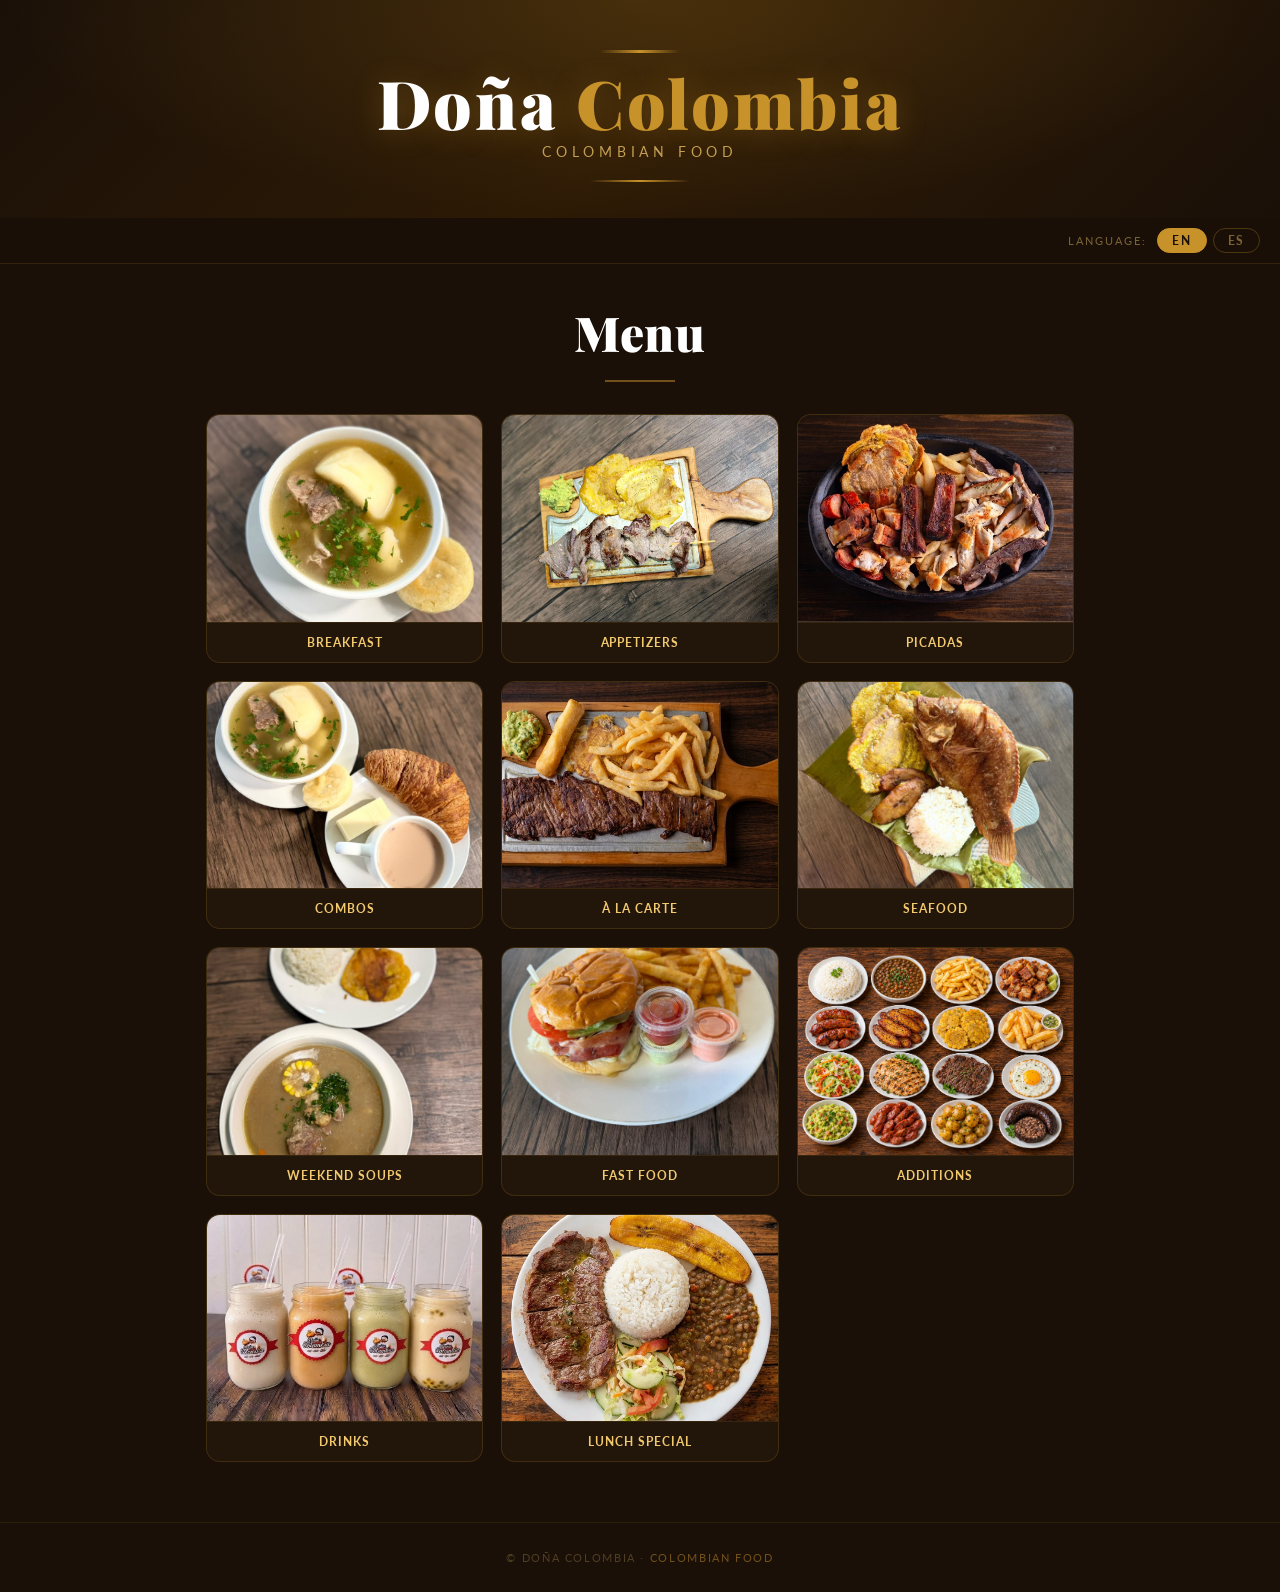
<file: index.html>
<!DOCTYPE html>
<html lang="en">
<head>
<meta charset="UTF-8">
<meta name="viewport" content="width=device-width, initial-scale=1.0">
<title>Doña Colombia – Menu</title>
<link href="https://fonts.googleapis.com/css2?family=Playfair+Display:wght@700;900&family=Lato:wght@300;400;700&display=swap" rel="stylesheet">
<link rel="stylesheet" href="css/estilos.css">
</head>
<body>

<!-- HERO -->
<div class="hero">
  <div class="hero-line"></div>
  <h1>Doña <span>Colombia</span></h1>
  <p class="hero-sub" data-en="Colombian Food" data-es="Comida Colombiana">Colombian Food</p>
  <div class="hero-line-bottom"></div>
</div>

<!-- LANGUAGE BAR -->
<div class="lang-bar">
  <span class="lang-label" data-en="Language:" data-es="Idioma:">Language:</span>
  <button class="lang-btn active" id="btnEN" onclick="setLang('en')">EN</button>
  <button class="lang-btn"        id="btnES" onclick="setLang('es')">ES</button>
</div>

<!-- GRID -->
<main class="menu-section">
  <h2 class="menu-title" data-en="Menu" data-es="Menú">Menu</h2>
  <div class="menu-title-line"></div>

  <div class="category-grid" id="categoryGrid">
    <!-- Generado dinámicamente por js/app.js a partir de js/menudata.js -->
  </div>
</main>

<footer>© Doña Colombia · <span data-en="Colombian Food" data-es="Comida Colombiana">Colombian Food</span></footer>

<script src="js/menudata.js"></script>
<script src="js/app.js"></script>

</body>
</html>
</file>
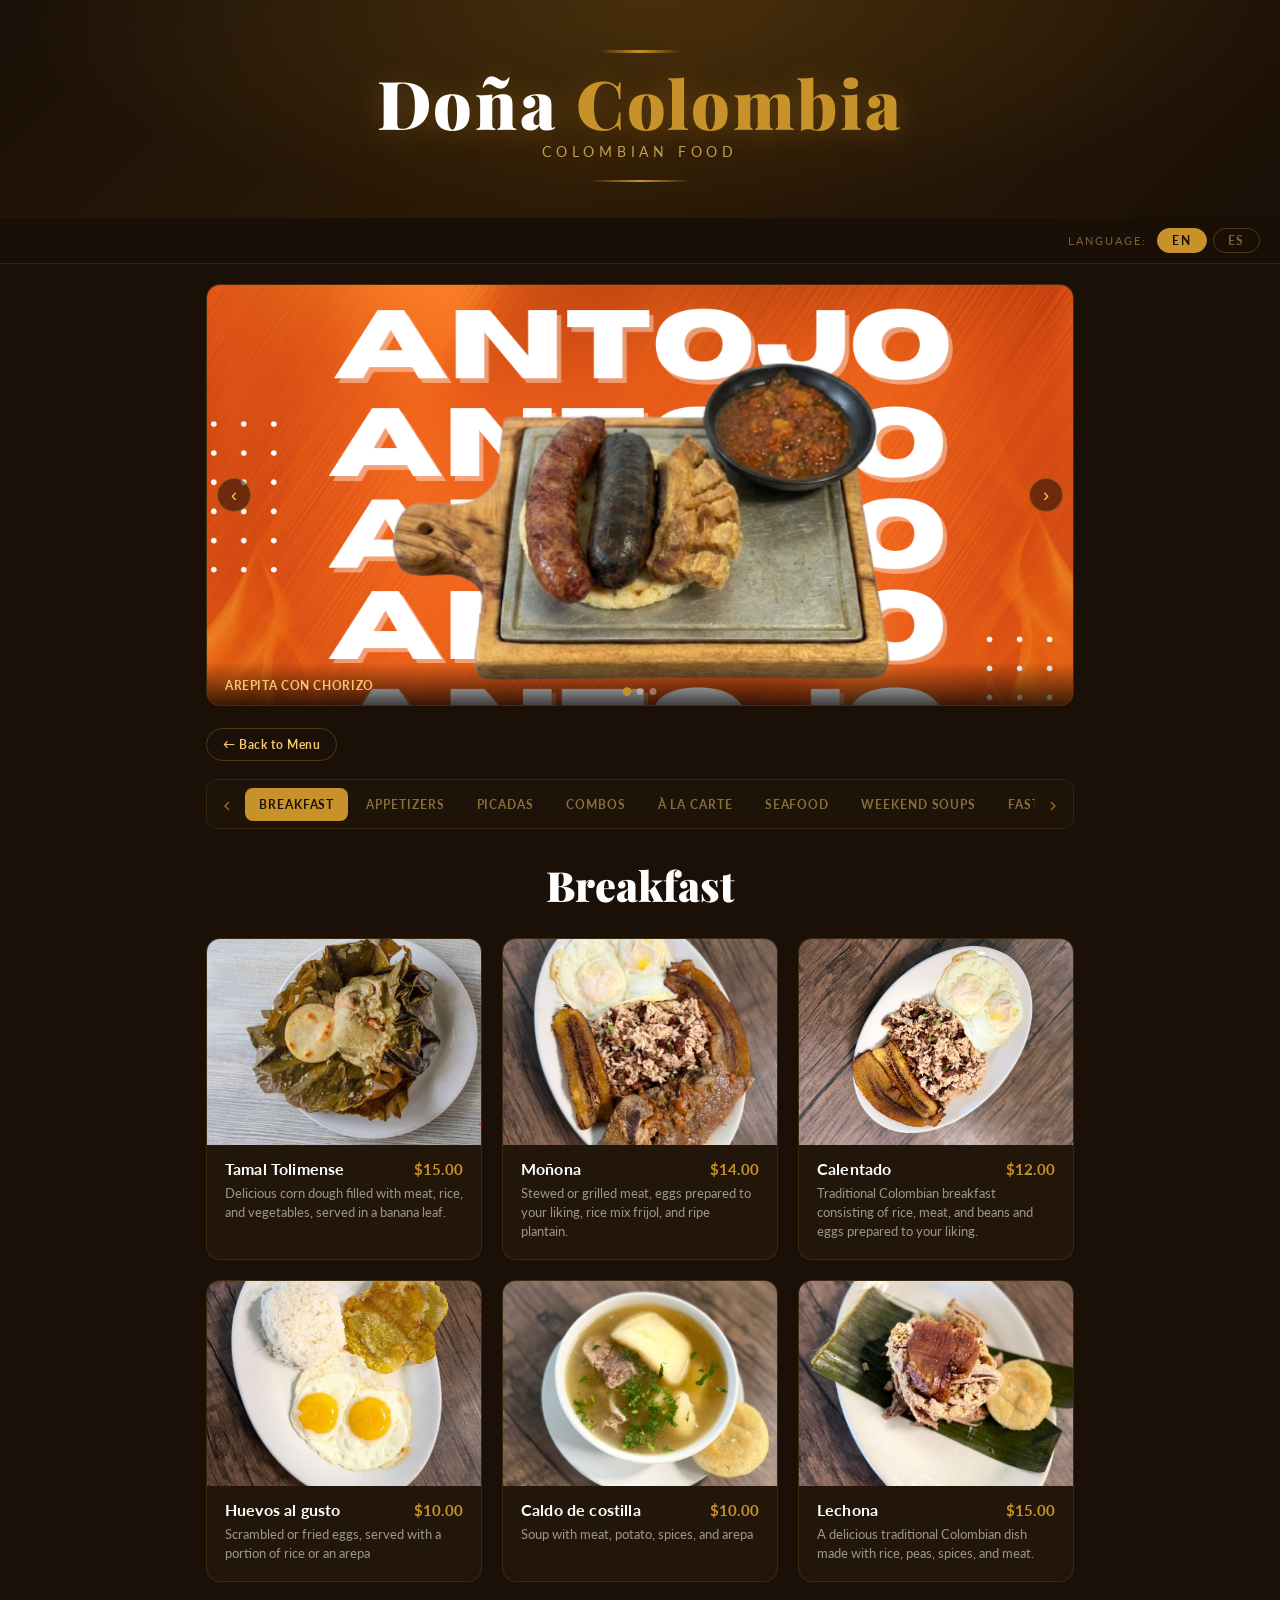
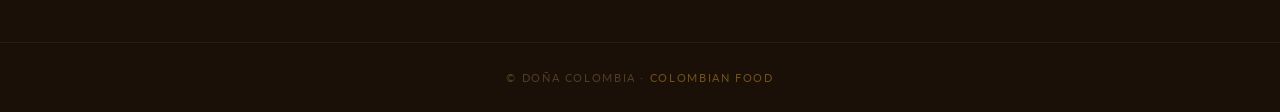
<file: menu.html>
<!DOCTYPE html>
<html lang="en">
<head>
<meta charset="UTF-8">
<meta name="viewport" content="width=device-width, initial-scale=1.0">
<title>Doña Colombia – Menu</title>
<link href="https://fonts.googleapis.com/css2?family=Playfair+Display:wght@700;900&family=Lato:wght@300;400;700&display=swap" rel="stylesheet">
<link rel="stylesheet" href="css/estilos.css">
</head>
<body>

<!-- HERO -->
<div class="hero">
  <div class="hero-line"></div>
  <h1>Doña <span>Colombia</span></h1>
  <p class="hero-sub" data-en="Colombian Food" data-es="Comida Colombiana">Colombian Food</p>
  <div class="hero-line-bottom"></div>
</div>

<!-- LANGUAGE BAR -->
<div class="lang-bar">
  <span class="lang-label" data-en="Language:" data-es="Idioma:">Language:</span>
  <button class="lang-btn active" id="btnEN" onclick="setLang('en')">EN</button>
  <button class="lang-btn"        id="btnES" onclick="setLang('es')">ES</button>
</div>

<!-- NIVEL 2 -->
<section class="category-section">

  <!-- CARRUSEL PUBLICITARIO -->
  <div class="carousel" id="carousel">
    <div class="carousel-track" id="carouselTrack"></div>
    <button class="carousel-arrow prev" id="carouselPrev" aria-label="Previous">‹</button>
    <button class="carousel-arrow next" id="carouselNext" aria-label="Next">›</button>
    <div class="carousel-dots" id="carouselDots"></div>
  </div>

  <!-- Botón volver -->
  <a class="back-btn" href="index.html" data-en="← Back to Menu" data-es="← Volver al Menú">← Back to Menu</a>

  <!-- Barra de pestañas -->
  <div class="tabs-bar">
    <button class="tab-arrow" onclick="scrollTabs(-1)">‹</button>
    <div class="cat-tabs" id="catTabs">
      <!-- Generado dinámicamente por js/app.js -->
    </div>
    <button class="tab-arrow" onclick="scrollTabs(1)">›</button>
  </div>

  <!-- Título de categoría -->
  <h2 class="category-title" id="categoryTitle">Menu</h2>

  <!-- Lista de platos -->
  <div class="item-list" id="itemList">
    <!-- Generado dinámicamente por js/app.js -->
  </div>

</section>

<footer>© Doña Colombia · <span data-en="Colombian Food" data-es="Comida Colombiana">Colombian Food</span></footer>

<script src="js/menudata.js"></script>
<script src="js/app.js"></script>

</body>
</html>
</file>
<file: css/estilos.css>
:root {
  --gold: #C8922A;
  --gold-light: #F2C96E;
  --dark: #1a1008;
  --card-bg: #22160a;
}

* { margin: 0; padding: 0; box-sizing: border-box; }

body {
  background: var(--dark);
  font-family: 'Lato', sans-serif;
  min-height: 100vh;
  overflow-x: hidden;
}

/* ── HERO ── */
.hero {
  background: linear-gradient(135deg, #1a1008 0%, #2d1a05 50%, #1a1008 100%);
  padding: 50px 20px 36px;
  text-align: center;
  position: relative;
  overflow: hidden;
}
.hero::before {
  content: '';
  position: absolute;
  inset: 0;
  background: radial-gradient(ellipse at 50% 0%, rgba(200,146,42,0.18) 0%, transparent 70%);
}
.hero-line {
  width: 80px; height: 3px;
  background: linear-gradient(90deg, transparent, var(--gold), transparent);
  margin: 0 auto 16px;
}
.hero h1 {
  font-family: 'Playfair Display', serif;
  font-size: clamp(2.2rem, 7vw, 4.2rem);
  font-weight: 900;
  color: #fff;
  letter-spacing: 0.04em;
  line-height: 1;
  text-shadow: 0 2px 30px rgba(200,146,42,0.3);
  position: relative;
}
.hero h1 span { color: var(--gold); }
.hero-sub {
  margin-top: 8px;
  font-size: 0.85rem;
  letter-spacing: 0.35em;
  text-transform: uppercase;
  color: var(--gold-light);
  opacity: 0.75;
  position: relative;
}
.hero-line-bottom {
  width: 100px; height: 2px;
  background: linear-gradient(90deg, transparent, var(--gold), transparent);
  margin: 20px auto 0;
}

/* ── LANGUAGE TOGGLE ── */
.lang-bar {
  display: flex;
  justify-content: flex-end;
  align-items: center;
  padding: 10px 20px;
  background: rgba(26,16,8,0.95);
  border-bottom: 1px solid rgba(200,146,42,0.15);
  gap: 6px;
  position: sticky;
  top: 0;
  z-index: 50;
}
.lang-label {
  font-size: 0.68rem;
  letter-spacing: 0.18em;
  text-transform: uppercase;
  color: rgba(242,201,110,0.45);
  margin-right: 4px;
}
.lang-btn {
  padding: 5px 14px;
  border-radius: 20px;
  border: 1px solid rgba(200,146,42,0.3);
  background: transparent;
  color: rgba(242,201,110,0.45);
  font-family: 'Lato', sans-serif;
  font-size: 0.72rem;
  font-weight: 700;
  letter-spacing: 0.15em;
  text-transform: uppercase;
  cursor: pointer;
  transition: all 0.25s ease;
}
.lang-btn.active {
  background: var(--gold);
  border-color: var(--gold);
  color: #1a1008;
}
.lang-btn:hover:not(.active) {
  border-color: var(--gold);
  color: var(--gold);
}

/* ── MENU TITLE ── */
.menu-section {
  max-width: 900px;
  margin: 0 auto;
  padding: 36px 16px 60px;
}
.menu-title {
  font-family: 'Playfair Display', serif;
  font-weight: 900;
  font-size: clamp(2rem, 6vw, 3rem);
  color: #fff;
  text-align: center;
  letter-spacing: 0.02em;
}
.menu-title-line {
  width: 70px;
  height: 2px;
  background: var(--gold);
  opacity: 0.5;
  margin: 16px auto 32px;
}

/* ── CATEGORY GRID ── */
.category-grid {
  display: grid;
  grid-template-columns: repeat(2, 1fr);
  gap: 18px;
}
@media (min-width: 600px) {
  .category-grid { grid-template-columns: repeat(3, 1fr); }
}

.cat-card {
  background: var(--card-bg);
  border: 1px solid rgba(200,146,42,0.18);
  border-radius: 14px;
  overflow: hidden;
  cursor: pointer;
  transition: transform 0.25s ease, border-color 0.25s ease;
  text-decoration: none;
  display: block;
}
.cat-card:hover {
  transform: translateY(-3px);
  border-color: rgba(200,146,42,0.5);
}
.cat-card:active { transform: translateY(0); }

.cat-img-wrap {
  position: relative;
  width: 100%;
  aspect-ratio: 4 / 3;
  background: linear-gradient(145deg, #2a1c0d, #1a1008);
  overflow: hidden;
  display: flex;
  align-items: center;
  justify-content: center;
  font-size: 2.6rem;
}
.cat-img-wrap img {
  width: 100%;
  height: 100%;
  object-fit: cover;
  display: none;
}
.cat-img-wrap.has-photo img { display: block; }
.cat-img-wrap.has-photo .cat-fallback { display: none; }

/* Fallback icon shown only when photo fails to load */
.cat-fallback {
  position: absolute;
  inset: 0;
  display: flex;
  align-items: center;
  justify-content: center;
  font-size: 2.4rem;
  background: radial-gradient(circle, rgba(200,146,42,0.12) 0%, transparent 70%);
}

.cat-name {
  padding: 12px 10px;
  text-align: center;
  font-size: 0.78rem;
  font-weight: 700;
  letter-spacing: 0.08em;
  text-transform: uppercase;
  color: var(--gold-light);
  border-top: 1px solid rgba(200,146,42,0.12);
}

/* ── FOOTER ── */
footer {
  text-align: center;
  padding: 28px 20px;
  border-top: 1px solid rgba(200,146,42,0.1);
  color: rgba(242,201,110,0.25);
  font-size: 0.68rem;
  letter-spacing: 0.15em;
  text-transform: uppercase;
}
footer span { color: var(--gold); opacity: 0.5; }

/* ============================================================
   NIVEL 2 — VISTA DE CATEGORÍA
   ============================================================ */

.category-section {
  max-width: 900px;
  margin: 0 auto;
  padding: 20px 16px 60px;
}

/* ---------- Carrusel publicitario ---------- */
.carousel {
  position: relative;
  margin-bottom: 22px;
  border-radius: 14px;
  overflow: hidden;
  border: 1px solid rgba(200,146,42,0.18);
  background: var(--card-bg);
}
.carousel-track {
  display: flex;
  transition: transform 0.7s ease-in-out;
}
.carousel-slide {
  position: relative;
  min-width: 100%;
  aspect-ratio: 1 / 1;
  max-height: 480px;
  background: linear-gradient(145deg, #2a1c0d, #1a1008);
  overflow: hidden;
}
@media (min-width: 600px) {
  .carousel-slide { aspect-ratio: unset; height: 420px; }
}
.carousel-slide img {
  width: 100%;
  height: 100%;
  object-fit: cover;
  display: none;
}
.carousel-slide.has-photo img { display: block; }
.carousel-slide.has-photo .slide-fallback { display: none; }

.slide-fallback {
  position: absolute;
  inset: 0;
  display: flex;
  align-items: center;
  justify-content: center;
  font-size: 3.2rem;
  background: radial-gradient(circle, rgba(200,146,42,0.14) 0%, transparent 70%);
}

.carousel-caption {
  position: absolute;
  left: 0; right: 0; bottom: 0;
  padding: 16px 18px 12px;
  background: linear-gradient(0deg, rgba(0,0,0,0.75), transparent);
  color: var(--gold-light);
  font-weight: 700;
  letter-spacing: 0.05em;
  text-transform: uppercase;
  font-size: 0.78rem;
}

.carousel-arrow {
  position: absolute;
  top: 50%;
  transform: translateY(-50%);
  background: rgba(26,16,8,0.55);
  border: 1px solid rgba(200,146,42,0.4);
  color: var(--gold-light);
  width: 34px; height: 34px;
  border-radius: 50%;
  cursor: pointer;
  z-index: 5;
  display: flex;
  align-items: center;
  justify-content: center;
  font-size: 1.15rem;
  transition: all 0.2s ease;
}
.carousel-arrow:hover { border-color: var(--gold); color: var(--gold); }
.carousel-arrow.prev { left: 10px; }
.carousel-arrow.next { right: 10px; }

.carousel-dots {
  position: absolute;
  bottom: 10px;
  left: 50%;
  transform: translateX(-50%);
  display: flex;
  gap: 6px;
  z-index: 5;
}
.carousel-dot {
  width: 7px; height: 7px;
  border-radius: 50%;
  background: rgba(255,255,255,0.35);
  cursor: pointer;
  transition: background 0.2s ease, transform 0.2s ease;
}
.carousel-dot.active {
  background: var(--gold);
  transform: scale(1.25);
}

.back-btn {
  display: inline-block;
  background: none;
  border: 1px solid rgba(200,146,42,0.3);
  color: var(--gold-light);
  padding: 8px 16px;
  border-radius: 20px;
  font-family: 'Lato', sans-serif;
  font-size: 0.75rem;
  font-weight: 700;
  letter-spacing: 0.05em;
  cursor: pointer;
  text-decoration: none;
  margin-bottom: 18px;
  transition: all 0.25s ease;
}
.back-btn:hover {
  border-color: var(--gold);
  color: var(--gold);
}

/* ---------- Tabs de navegación entre categorías ---------- */
.tabs-bar {
  display: flex;
  align-items: center;
  gap: 4px;
  background: rgba(34,22,10,0.6);
  border: 1px solid rgba(200,146,42,0.15);
  border-radius: 12px;
  padding: 6px;
  margin-bottom: 28px;
  position: sticky;
  top: 56px;
  z-index: 40;
}

.tab-arrow {
  flex-shrink: 0;
  background: none;
  border: none;
  color: var(--gold);
  font-size: 1.3rem;
  width: 28px;
  height: 36px;
  cursor: pointer;
  opacity: 0.7;
}
.tab-arrow:hover { opacity: 1; }

.cat-tabs {
  display: flex;
  gap: 4px;
  overflow-x: auto;
  scroll-behavior: smooth;
  scrollbar-width: none;
  flex: 1;
}
.cat-tabs::-webkit-scrollbar { display: none; }

.cat-tab {
  flex-shrink: 0;
  white-space: nowrap;
  background: none;
  border: none;
  color: rgba(242,201,110,0.5);
  font-family: 'Lato', sans-serif;
  font-size: 0.72rem;
  font-weight: 700;
  letter-spacing: 0.08em;
  text-transform: uppercase;
  padding: 10px 14px;
  border-radius: 8px;
  cursor: pointer;
  transition: all 0.25s ease;
}
.cat-tab:hover { color: var(--gold-light); }
.cat-tab.active {
  color: #1a1008;
  background: var(--gold);
}

/* ---------- Detalle de categoría ---------- */
.category-title {
  font-family: 'Playfair Display', serif;
  font-weight: 900;
  font-size: clamp(1.8rem, 5vw, 2.6rem);
  color: #fff;
  text-align: center;
  margin-bottom: 26px;
}

/* ---------- Lista de platos (grid de 3 columnas, imagen grande) ---------- */
.item-list {
  display: grid;
  grid-template-columns: 1fr;
  gap: 20px;
}
@media (min-width: 640px) {
  .item-list { grid-template-columns: repeat(2, 1fr); }
}
@media (min-width: 900px) {
  .item-list { grid-template-columns: repeat(3, 1fr); }
}

.item-row {
  display: flex;
  flex-direction: column;
  align-items: stretch;
  background: var(--card-bg);
  border: 1px solid rgba(200,146,42,0.16);
  border-radius: 14px;
  overflow: hidden;
  transition: transform 0.25s ease, border-color 0.25s ease;
}
.item-row:hover {
  transform: translateY(-3px);
  border-color: rgba(200,146,42,0.4);
}

.item-img-wrap {
  position: relative;
  width: 100%;
  aspect-ratio: 4 / 3;
  border-radius: 0;
  overflow: hidden;
  background: linear-gradient(145deg, #2a1c0d, #1a1008);
  display: flex;
  align-items: center;
  justify-content: center;
  font-size: 2.6rem;
}
.item-img-wrap img {
  width: 100%;
  height: 100%;
  object-fit: cover;
  display: none;
}
.item-img-wrap.has-photo img { display: block; }
.item-img-wrap.has-photo .cat-fallback { display: none; }

.item-content {
  flex: 1;
  min-width: 0;
  padding: 14px 18px 18px;
}

.item-top {
  display: flex;
  justify-content: space-between;
  align-items: baseline;
  gap: 12px;
}

.item-name {
  font-weight: 700;
  font-size: 1rem;
  color: #fff;
  letter-spacing: 0.01em;
}

.item-price {
  flex-shrink: 0;
  font-weight: 700;
  font-size: 0.95rem;
  color: var(--gold);
  white-space: nowrap;
}

.item-desc {
  margin-top: 6px;
  font-size: 0.82rem;
  line-height: 1.45;
  color: rgba(255,255,255,0.55);
}

/* ---------- Modo lista (un solo cuadro, ej. Adicionales) ---------- */
.item-list.list-mode {
  grid-template-columns: 1fr;
}

.list-card {
  max-width: 560px;
  width: 100%;
  margin: 0 auto;
  background: var(--card-bg);
  border: 1px solid rgba(200,146,42,0.16);
  border-radius: 14px;
  padding: 10px 24px;
}

.list-row {
  display: flex;
  align-items: baseline;
  gap: 10px;
  padding: 12px 0;
  border-bottom: 1px solid rgba(200,146,42,0.1);
}
.list-row:last-child { border-bottom: none; }

.list-name {
  font-weight: 700;
  font-size: 0.95rem;
  color: #fff;
  letter-spacing: 0.02em;
  text-transform: uppercase;
}

.list-dots {
  flex: 1;
  border-bottom: 2px dotted rgba(200,146,42,0.3);
  transform: translateY(-4px);
}

.list-price {
  font-weight: 700;
  font-size: 0.95rem;
  color: var(--gold);
  white-space: nowrap;
}
</file>
